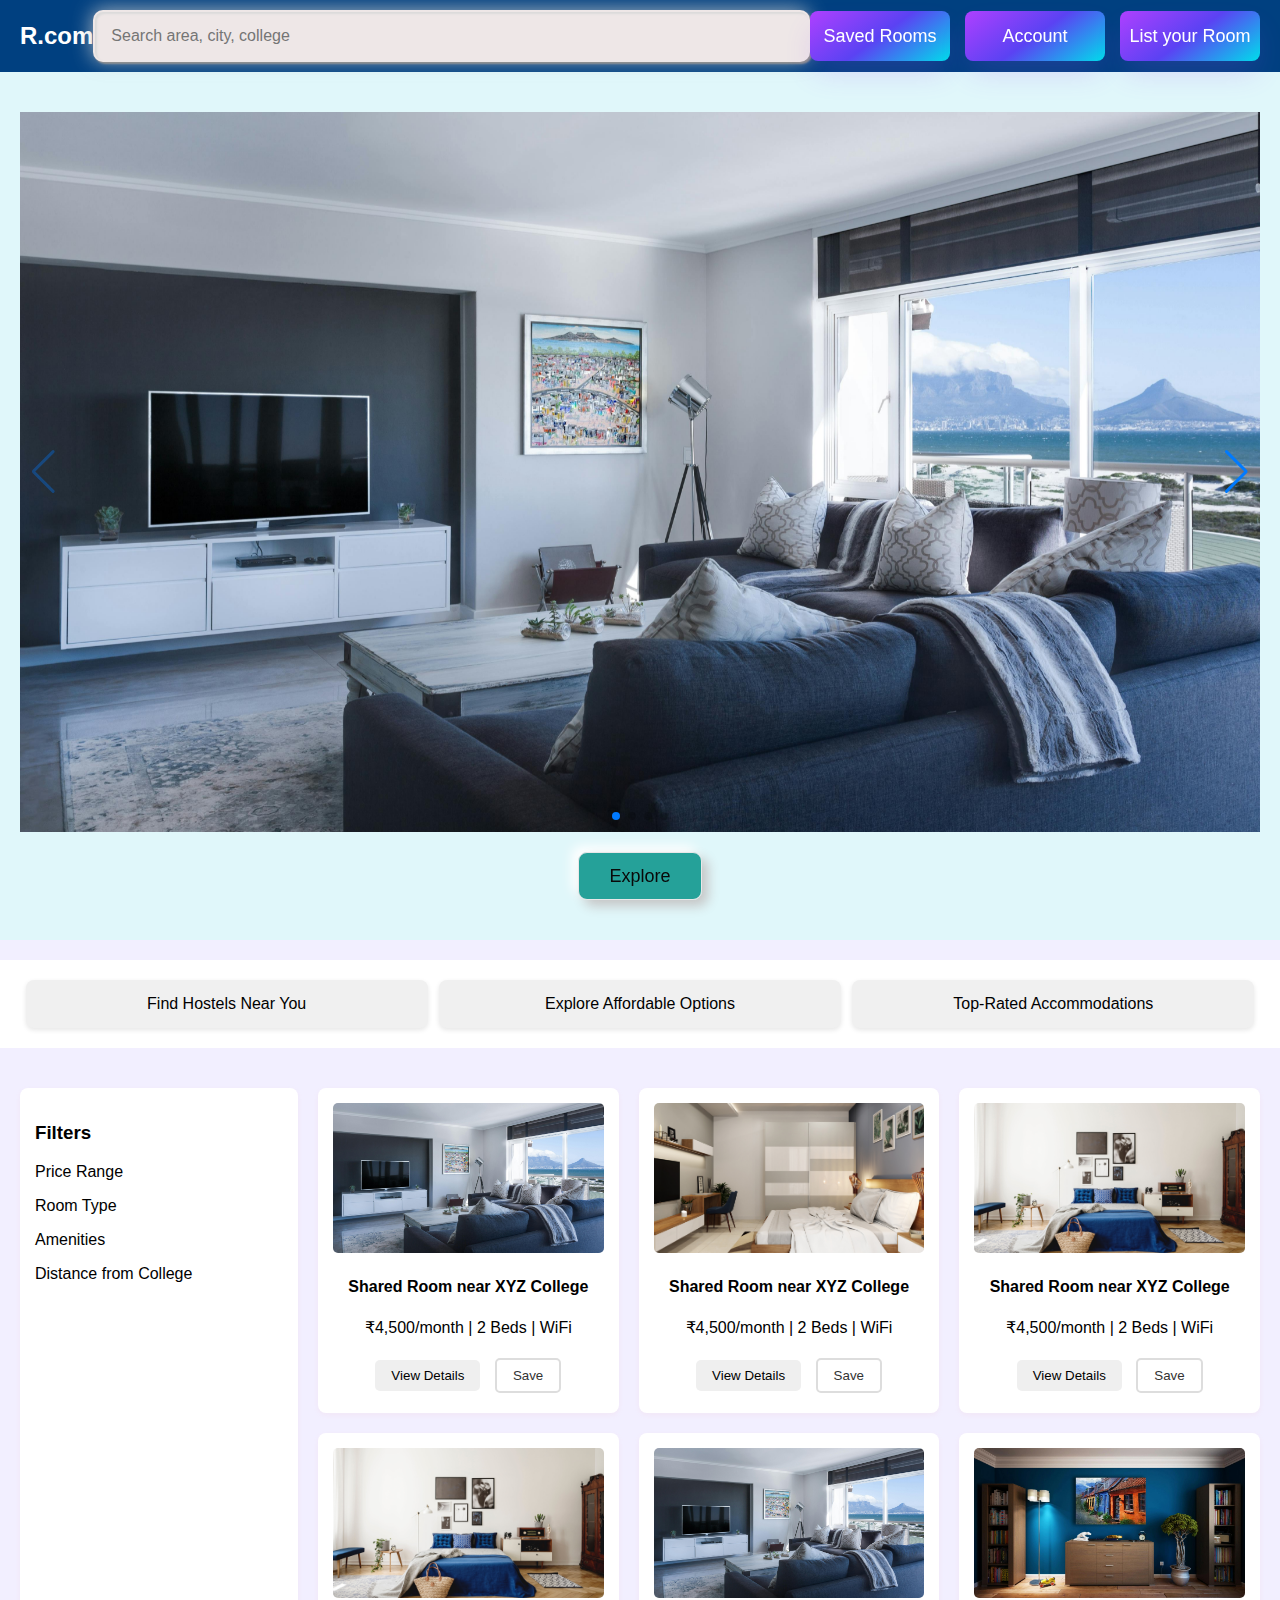
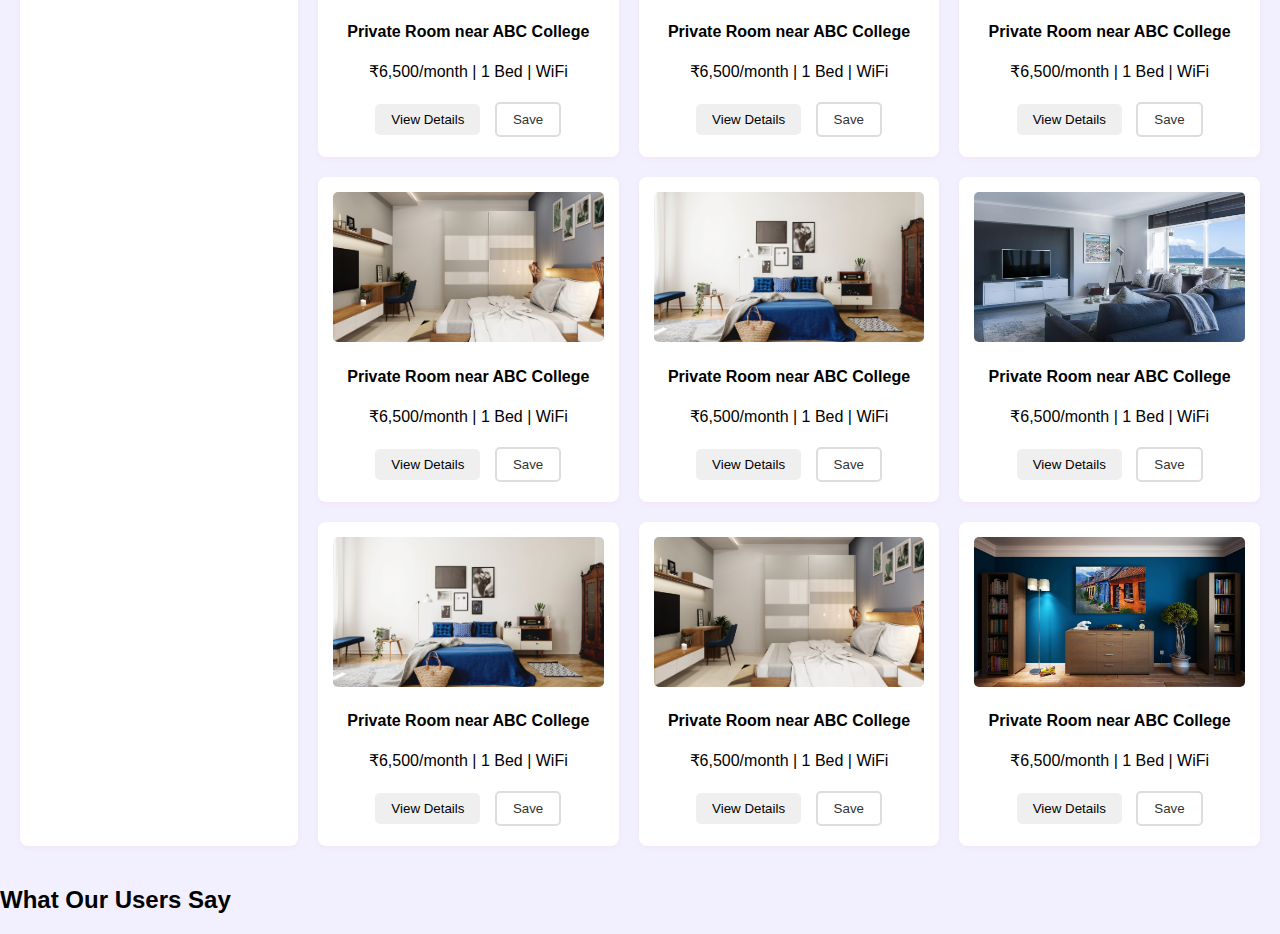
<file: index.html>
<!DOCTYPE html>
<html lang="en">
<head>
    <meta charset="UTF-8">
    <meta name="viewport" content="width=device-width, initial-scale=1.0">
    <link rel="stylesheet" href="style.css">
    <link rel="stylesheet" href="https://cdnjs.cloudflare.com/ajax/libs/animate.css/4.1.1/animate.min.css">
    <link rel="stylesheet" href="https://cdn.jsdelivr.net/npm/swiper@11/swiper-bundle.min.css" />

    <title>Student Housing Finder</title>
    
     
</head>
<body>

<header>
   
        <a class="logo animate__animated animate__fadeIn"href="Student_Housing_Finder_Homepage" >R.com</a>
        
    <input  class="homepage-search-input" placeholder="Search area, city, college" name="text" type="text" />

    
    <div class="nav-icons">
         <button id="hb1"><a href="#" >Saved Rooms</a></button>
        <button id="hb1"> <a href="#" >Account</a></button>
        <button id="hb1"> <a href="List_Room_Page.html" >List your Room</a></button>
    </div>
</header>

<div class="hero animate__animated animate__fadeIn">
   
    <div class="swiper-cont">
        <div class="swiper mySwiper">
            <div class="swiper-wrapper">
                <div class="swiper-slide">
                <!-- <div id="sld-1">hello1</div> -->
                </div>  
                <div class="swiper-slide">
                <!-- <div id="sld-1">hello2</div> -->
                </div>
                <div class="swiper-slide">
                <!-- <div id="sld-1">hello3</div> -->
                </div>
                <div class="swiper-slide">
                <!-- <div id="sld-1">hello</div> -->
                </div>
            </div>
            <div class="swiper-button-next"></div>
            <div class="swiper-button-prev"></div>
            <div class="swiper-pagination"></div>
        </div>
    </div>
    <a href="#"><button class="exp">Explore</button></a>
</div>

<div class="quick-links animate__animated animate__fadeInUp">
    <div>Find Hostels Near You</div>
    <div>Explore Affordable Options</div>
    <div>Top-Rated Accommodations</div>
</div>

<div class="listings">
    <div class="filters animate__animated animate__slideInLeft">
        <h3>Filters</h3>
        <p>Price Range</p>
        <p>Room Type</p>
        <p>Amenities</p>
        <p>Distance from College</p>
    </div>

    <div class="listings-grid">
        <a href="Room_Detail_Page.html">

        <div class="listing-card animate__animated animate__zoomIn">
            <img src="images/room-1.jpg" alt="Room Image">
            <h4>Shared Room near XYZ College</h4>
            <p>₹4,500/month | 2 Beds | WiFi</p>
            <button>View Details</button>
            <button>Save</button>
        </div>
        </a>
        <a href="Room_Detail_Page.html">
        <div class="listing-card animate__animated animate__zoomIn">
            <img src="images/room-2.jpg" alt="Room Image">
            <h4>Private Room near ABC College</h4>
            <p>₹6,500/month | 1 Bed | WiFi</p>
            <button>View Details</button>
            <button>Save</button>
        </div>
       </a>
       <a href="Room_Detail_Page.html">
        <div class="listing-card animate__animated animate__zoomIn">
            <img src="images/room-3.jpg" alt="Room Image">
            <h4>Private Room near ABC College</h4>
            <p>₹6,500/month | 1 Bed | WiFi</p>
            <button>View Details</button>
            <button>Save</button>
        </div>
        </a>
        <a href="Room_Detail_Page.html">
        <div class="listing-card animate__animated animate__zoomIn">
            <img src="images/room-2.jpg" alt="Room Image">
            <h4>Private Room near ABC College</h4>
            <p>₹6,500/month | 1 Bed | WiFi</p>
            <button>View Details</button>
            <button>Save</button>
        </div>
        </a>
    </div>
    <div class="listings-grid">
        <div class="listing-card animate__animated animate__zoomIn">
            <img src="images/room-3.jpg" alt="Room Image">
            <h4>Shared Room near XYZ College</h4>
            <p>₹4,500/month | 2 Beds | WiFi</p>
            <button>View Details</button>
            <button>Save</button>
        </div>
        <div class="listing-card animate__animated animate__zoomIn">
            <img src="images/room-1.jpg" alt="Room Image">
            <h4>Private Room near ABC College</h4>
            <p>₹6,500/month | 1 Bed | WiFi</p>
            <button>View Details</button>
            <button>Save</button>
        </div>
      
        <div class="listing-card animate__animated animate__zoomIn">
            <img src="images/room-2.jpg" alt="Room Image">
            <h4>Private Room near ABC College</h4>
            <p>₹6,500/month | 1 Bed | WiFi</p>
            <button>View Details</button>
            <button>Save</button>
        </div>
        <div class="listing-card animate__animated animate__zoomIn">
            <img src="images/room-3.jpg" alt="Room Image">
            <h4>Private Room near ABC College</h4>
            <p>₹6,500/month | 1 Bed | WiFi</p>
            <button>View Details</button>
            <button>Save</button>
        </div>
    </div>
    <div class="listings-grid">
        <div class="listing-card animate__animated animate__zoomIn">
            <img src="images/room-2.jpg" alt="Room Image">
            <h4>Shared Room near XYZ College</h4>
            <p>₹4,500/month | 2 Beds | WiFi</p>
            <button>View Details</button>
            <button>Save</button>
        </div>
        <div class="listing-card animate__animated animate__zoomIn">
            <img src="images/room-4.jpg" alt="Room Image">
            <h4>Private Room near ABC College</h4>
            <p>₹6,500/month | 1 Bed | WiFi</p>
            <button>View Details</button>
            <button>Save</button>
        </div>
      
        <div class="listing-card animate__animated animate__zoomIn">
            <img src="images/room-1.jpg" alt="Room Image">
            <h4>Private Room near ABC College</h4>
            <p>₹6,500/month | 1 Bed | WiFi</p>
            <button>View Details</button>
            <button>Save</button>
        </div>
        <div class="listing-card animate__animated animate__zoomIn">
            <img src="images/room-4.jpg" alt="Room Image">
            <h4>Private Room near ABC College</h4>
            <p>₹6,500/month | 1 Bed | WiFi</p>
            <button>View Details</button>
            <button>Save</button>
        </div>
    </div>
</div>

<section class="testimonials">
    <h2>What Our Users Say</h2>
    <div class="testimonial-grid">
    </div>

</section>
<script src="https://cdn.jsdelivr.net/npm/swiper@11/swiper-bundle.min.js"></script>

  <script>
    var swiper = new Swiper(".mySwiper", {
      spaceBetween: 30,
      effect: "fade",
      autoplay: {
        delay: 2000,  
        disableOnInteraction: false, 
      },
      navigation: {
        nextEl: ".swiper-button-next",
        prevEl: ".swiper-button-prev",
      },
      pagination: {
        el: ".swiper-pagination",
        clickable: true,
      },
    });
  </script>
</body>
</html>
</file>
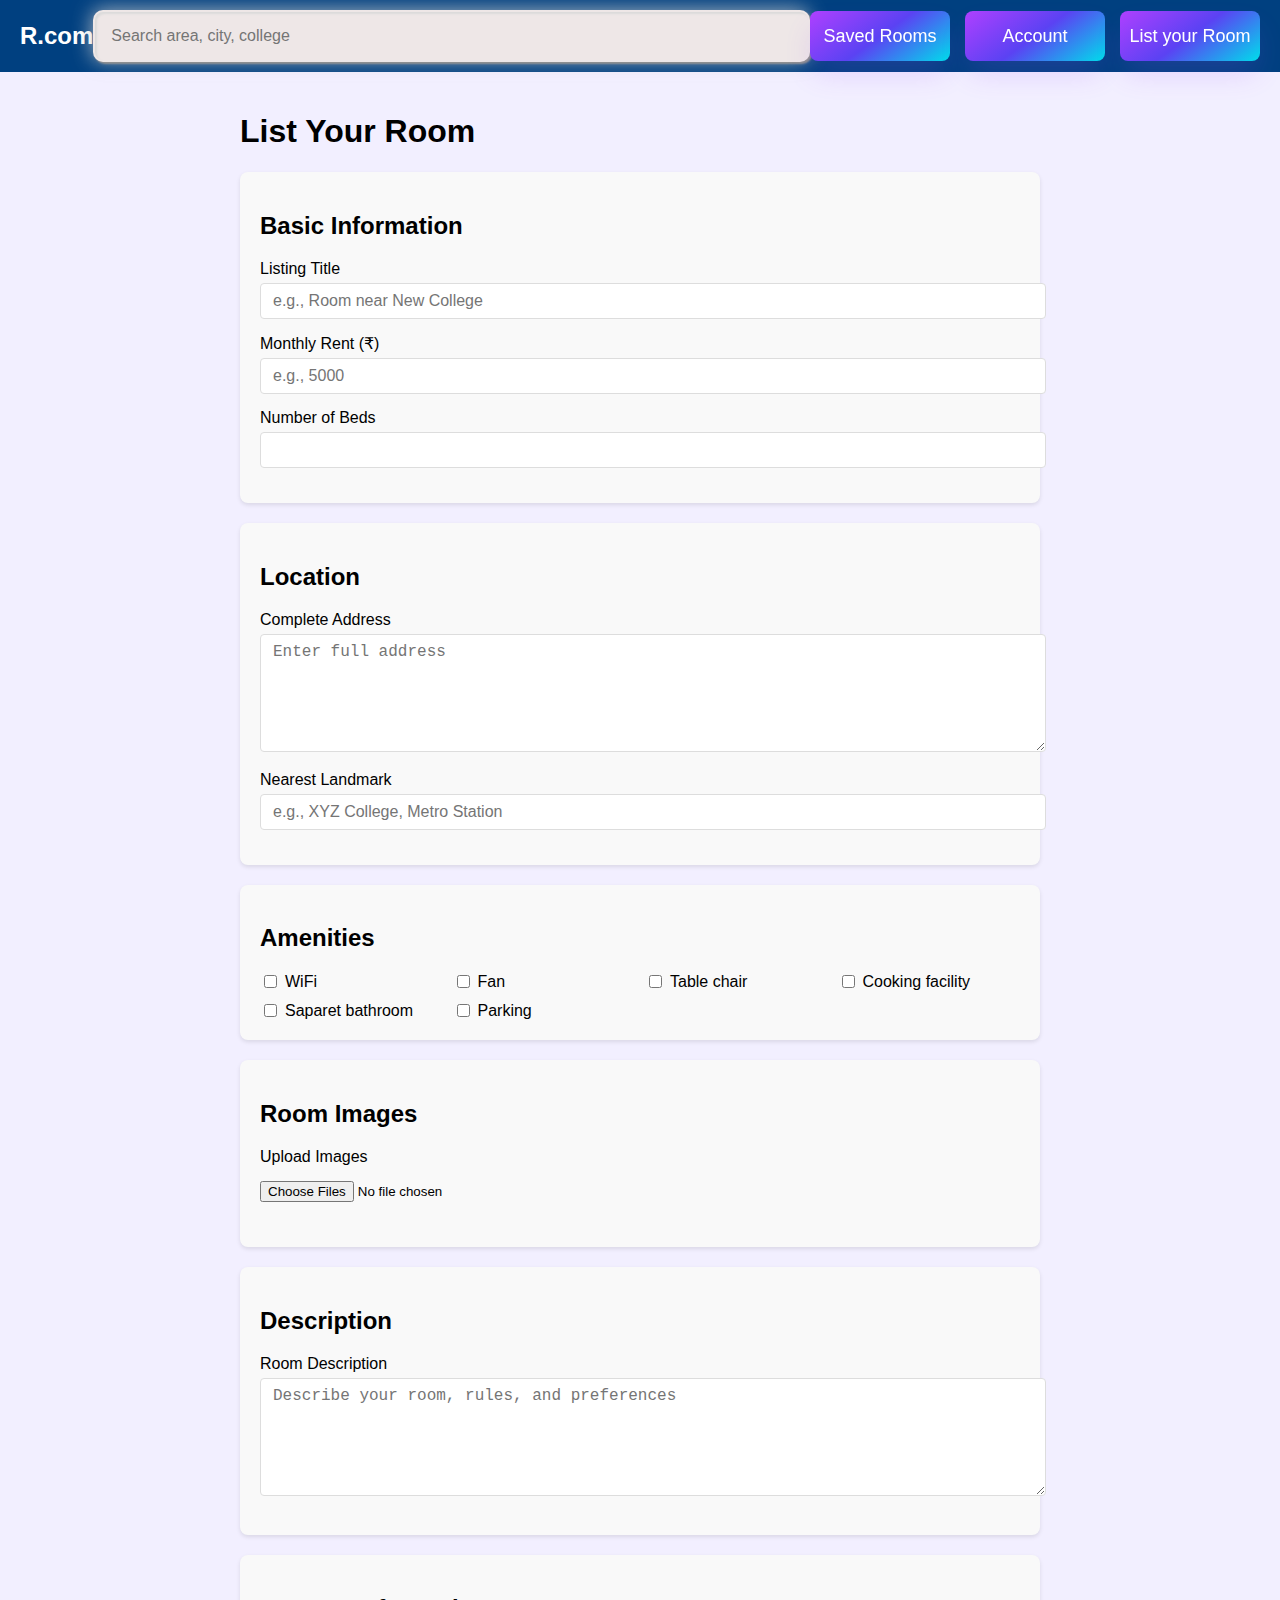
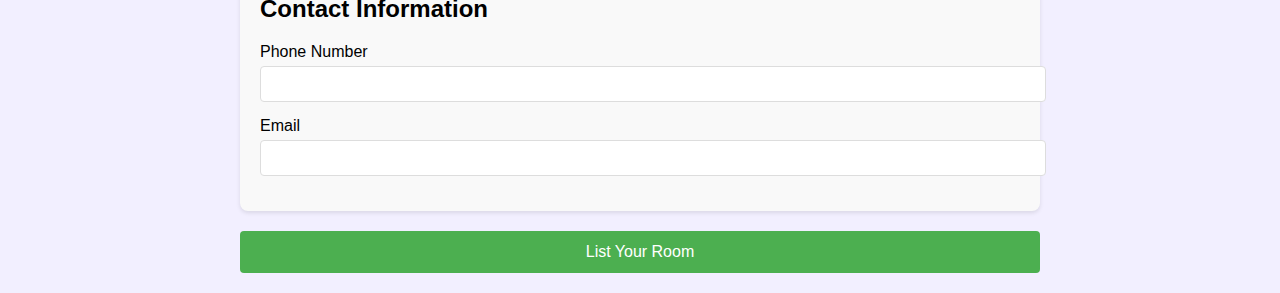
<file: List_Room_Page.html>
<!DOCTYPE html>
<html lang="en">
<head>
    <meta charset="UTF-8">
    <title>List Your Room - Student Housing Finder</title>
    <link rel="stylesheet" href="style.css">
    <link rel="stylesheet" href="form.css">


</head>
<body>
    <header>
   
        <a class="logo animate__animated animate__fadeIn" href="index.html" >R.com</a>
        
    <input  class="homepage-search-input" placeholder="Search area, city, college" name="text" type="text" />

    
    <div class="nav-icons">
         <button id="hb1"><a href="#" >Saved Rooms</a></button>
        <button id="hb1"> <a href="#" >Account</a></button>
        <button id="hb1"> <a href="List_Room_Page.html" >List your Room</a></button>
    </div>
</header>
    <div class="listing-container">
        <h1>List Your Room</h1>
        <form class="room-listing-form">
            
            <div class="room-form-section">
                <h2>Basic Information</h2>
                <div class="room-form-group">
                    <label for="room-title">Listing Title</label>
                    <input type="text" id="room-title" required placeholder="e.g., Room near New College">
                </div>
                <div class="room-form-group">
                    <label for="room-price">Monthly Rent (₹)</label>
                    <input type="number" id="room-price" required placeholder="e.g., 5000">
                </div>
                <div class="room-form-group">
                    <label for="room-beds">Number of Beds</label>
                    <input type="number" id="room-beds" required min="1">
                </div>
            </div>

            
            <div class="room-form-section">
                <h2>Location</h2>
                <div class="room-form-group">
                    <label for="room-address">Complete Address</label>
                    <textarea id="room-address" required placeholder="Enter full address"></textarea>
                </div>
                <div class="room-form-group">
                    <label for="room-landmark">Nearest Landmark</label>
                    <input type="text" id="room-landmark" placeholder="e.g., XYZ College, Metro Station">
                </div>
            </div>

            
            <div class="room-form-section">
                <h2>Amenities</h2>
                <div class="room-checkbox-group">
                    <label><input type="checkbox" name="room-amenities" value="wifi"> WiFi</label>
                    <label><input type="checkbox" name="room-amenities" value="ac"> Fan</label>
                    <label><input type="checkbox" name="room-amenities" value="furnished"> Table chair</label>
                    <label><input type="checkbox" name="room-amenities" value="kitchen"> Cooking facility</label>
                    <label><input type="checkbox" name="room-amenities" value="laundry"> Saparet bathroom</label>
                    <label><input type="checkbox" name="room-amenities" value="parking"> Parking</label>
                </div>
            </div>

            
            <div class="room-form-section">
                <h2>Room Images</h2>
                <div class="room-form-group">
                    <label for="room-images">Upload Images</label>
                    <input type="file" id="room-images" multiple accept="image/*" required>
                </div>
            </div>

        
            <div class="room-form-section">
                <h2>Description</h2>
                <div class="room-form-group">
                    <label for="room-description">Room Description</label>
                    <textarea id="room-description" required placeholder="Describe your room, rules, and preferences"></textarea>
                </div>
            </div>

    
            <div class="room-form-section">
                <h2>Contact Information</h2>
                <div class="room-form-group">
                    <label for="room-phone">Phone Number</label>
                    <input type="tel" id="room-phone" required pattern="[0-9]{10}">
                </div>
                <div class="room-form-group">
                    <label for="room-email">Email</label>
                    <input type="email" id="room-email" required>
                </div>
            </div>

            <button type="submit" class="room-submit-btn">List Your Room</button>
        </form>
    </div>
</body>
</html>
</file>
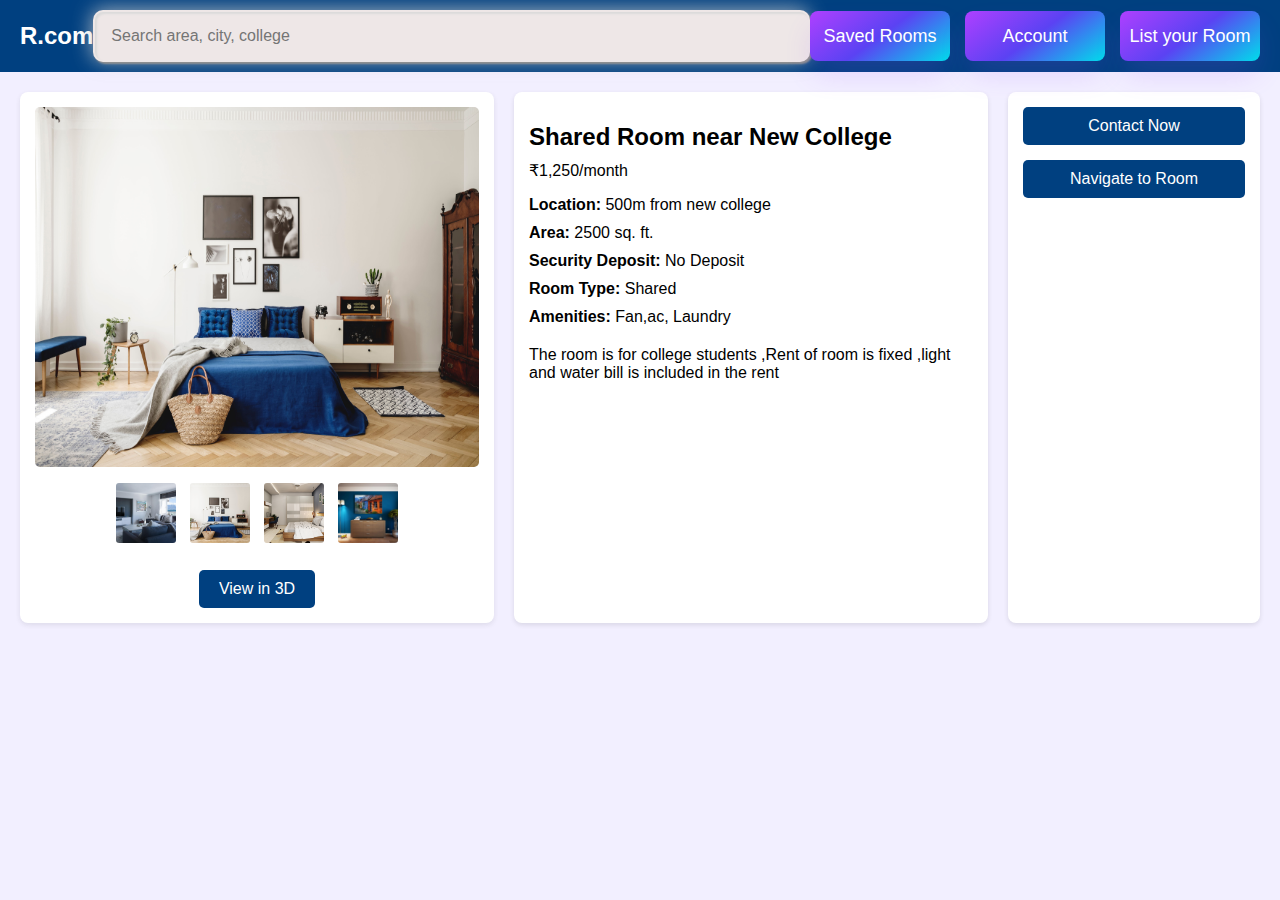
<file: Room_Detail_Page.html>
<!DOCTYPE html>
<html lang="en">
<head>
    <meta charset="UTF-8">
    <meta name="viewport" content="width=device-width, initial-scale=1.0">
    <title>Room Details </title>
    <link rel="stylesheet" href="style.css">
    <link rel="stylesheet" href="https://cdnjs.cloudflare.com/ajax/libs/animate.css/4.1.1/animate.min.css">

    <style>
        body {
            font-family: Arial, sans-serif;
            margin: 0;
            padding: 0;
            background-color: #f2efff;
        }
       
        .content {
            display: flex;
            gap: 20px;
            padding: 20px;
        }
        .image-gallery {
            width: 40%;
            background-color: #fff;
            padding: 15px;
            border-radius: 8px;
            box-shadow: 0 2px 5px rgba(46, 46, 46, 0.1);
        }
        .image-gallery img {
            width: 100%;
            height: 40vh;
            border-radius: 5px;
            margin-bottom: 10px;
        }
        .image-gallery .thumbnails {
            display: flex;
            gap: 10px;
            justify-content: center;
        }
        .image-gallery .thumbnails img {
            width: 60px;
            height: 60px;
            object-fit: cover;
            border-radius: 5px;
            cursor: pointer;
            border: 2px solid transparent;
        }
        .image-gallery .thumbnails img:hover {
            border-color: #004080;
        }
        .room-info {
            width: 40%;
            background-color: #fff;
            padding: 15px;
            border-radius: 8px;
            box-shadow: 0 2px 5px rgba(0, 0, 0, 0.1);
        }
        .room-info h1 {
            font-size: 1.5em;
            margin-bottom: 10px;
        }
        .room-info .price {
            color: #d32f2f;
            font-size: 1.2em;
            font-weight: bold;
            margin-bottom: 20px;
        }
        .room-info ul {
            list-style-type: none;
            padding: 0;
        }
        .room-info ul li {
            margin-bottom: 10px;
        }
        .room-info .description {
            margin-top: 20px;
        }
        .action-box {
            width: 20%;
            background-color: #fff;
            padding: 15px;
            border-radius: 8px;
            box-shadow: 0 2px 5px rgba(0, 0, 0, 0.1);
        }
        .action-box button {
            display: block;
            width: 100%;
            padding: 10px;
            margin-bottom: 15px;
            background-color: #004080;
            color: white;
            border: none;
            border-radius: 5px;
            cursor: pointer;
            font-size: 1em;
        }
        .action-box button:hover {
            background-color: #003366;
        }
        footer {
            background-color: #004080;
            color: white;
            text-align: center;
            padding: 10px 20px;
            margin-top: 20px;
        }
        .view3d-button {
            margin-top: 15px;
            text-align: center;
        }
        .btn-3d {
            display: inline-block;
            padding: 10px 20px;
            background-color: #004080;
            color: white;
            text-decoration: none;
            border-radius: 5px;
            transition: background-color 0.3s;
        }
        .btn-3d:hover {
            background-color: #003366;
        }
        @media screen and (max-width: 768px) {@media screen and (max-width: 768px) {
            .content {
                flex-direction: column;
            }
            .image-gallery, .room-info, .action-box {
                width: 100%;
            }
        }   }
    </style>
</head>
<body>

    <header>
   
        <a class="logo animate__animated animate__fadeIn" href="index.html" >R.com</a>
        
    <input  class="homepage-search-input" placeholder="Search area, city, college" name="text" type="text" />

    
    <div class="nav-icons">
         <button id="hb1"><a href="#" >Saved Rooms</a></button>
        <button id="hb1"> <a href="#" >Account</a></button>
        <button id="hb1"> <a href="List_Room_Page.html" >List your Room</a></button>
    </div>
</header>

<div class="content">
    <div class="image-gallery animate__animated animate__fadeIn">
        <img id="mainImage" src="./images/room-2.jpg" alt="Main Room Image">
        <div class="thumbnails">
            <img id="img1" src="./images/room-1.jpg" alt="Thumbnail 1">
            <img id="img2" src="./images/room-2.jpg" alt="Thumbnail 2">
            <img id="img3" src="./images/room-3.jpg" alt="Thumbnail 3">
            <img id="img4" src="./images/room-4.jpg" alt="Thumbnail 4">
        </div>
        <div class="view3d-button">
            <a href="room_3d_view.html" class="btn-3d">View in 3D</a>
        </div>
    </div>

    <div class="room-info animate__animated animate__fadeIn">
        <h1>Shared Room near New College</h1>
        <div class="Rent">₹1,250/month</div>
        <ul>
            <li><strong>Location:</strong> 500m from new college</li>
            <li><strong>Area:</strong> 2500 sq. ft.</li>
            <li><strong>Security Deposit:</strong> No Deposit</li>
            <li><strong>Room Type:</strong> Shared</li>
            <li><strong>Amenities:</strong> Fan,ac, Laundry</li>
        </ul>
        <div class="description animate__animated animate__fadeIn">
            <p>The room is for college students ,Rent of room is fixed ,light and water bill is included in the rent </p>
        </div>
    </div>


    <div class="action-box animate__animated animate__fadeIn">
        <button>Contact Now</button>
        <button>Navigate to Room</button>
    </div>
</div>
<script >
   document.getElementById('img1').addEventListener('click', () => {
   
    document.querySelector('.image-gallery img').src = 'images/room-1.jpg'; });


    document.getElementById('img2').addEventListener('click', () => {
        document.querySelector('.image-gallery img').src = 'images/room-2.jpg'; });
        document.getElementById('img3').addEventListener('click', function() {
  document.querySelector('.image-gallery img').src = 'images/room-3.jpg'; });
            document.getElementById('img4').addEventListener('click', function() {
      document.querySelector('.image-gallery img').src = 'images/room-4.jpg'; });
</script>



</body>
</html>
</file>
<file: style.css>
body {
    font-family: Arial, sans-serif;
    margin: 0;
    padding: 0;
    background-color: #f2efff;
}
header {
    position: sticky;
    top: 0;
    background-color: #004080;
    color: white;
    padding: 10px 20px;
    display: flex;
    align-items: center;
    justify-content: space-between;
    z-index: 1000;
}
/* header .logo {
    font-size: 1.5em;
    font-weight: bold;
   text-decoration: none;
    
} */
header .logo {
  font-size: 1.5em;
  font-weight: bold;
  text-decoration: none;
  color: white;  /* Add this */
}

header .logo a,
header a.logo {
  text-decoration: none;
  color: white;
}

header .search-bar homepage-search-input {
    width: 100%;
    padding: 8px;
    border: none;
    border-radius: 4px;
}
header .nav-icons {
    display: flex;
    gap: 15px;
}
.hero {
    background-color: #e0f7fa;
    text-align: center;
    padding: 40px 20px;
}
.hero img {
    max-width: 100%;
    height: auto;
    border-radius: 8px;
}

.quick-links {
    display: flex;
    justify-content: space-around;
    padding: 20px;
    background-color: #fff;
    margin: 20px 0;
}
.quick-links div {
    width: 30%;
    background-color: #f0f0f0;
    padding: 15px;
    text-align: center;
    border-radius: 8px;
    box-shadow: 0 2px 5px rgba(0, 0, 0, 0.1);
}
.listings {
    display: flex;
    gap: 20px;
    padding: 20px;
}
.filters {
    width: 20%;
    background-color: #fff;
    padding: 15px;
    border-radius: 8px;
    box-shadow: 0 2px 5px rgba(248, 166, 166, 0.1);
}
.listings-grid {
    flex: 1;
    display: grid;
    grid-template-columns: repeat(auto-fit, minmax(200px, 1fr));
    gap: 20px;
}
.listing-card {
    background-color: #fff;
    padding: 15px;
    border-radius: 8px;
    box-shadow: 0 2px 5px rgba(251, 165, 165, 0.1);
    text-align: center;
    transition: transform 0.3s ease, box-shadow 0.3s ease;
}
.listing-card a,
.listing-card a:link,
.listing-card a:visited,
.listing-card a:hover,
.listing-card a:active {
    text-decoration: none;
    color: inherit;
}
.listing-card img {
    width: 100%;
    height: 150px;
    object-fit: cover;
    border-radius: 5px;
}
footer {
    background-color: #004080;
    color: white;
     text-align: center;
             padding: 10px 20px;
    margin-top: 20px;
}

.homepage-search-input {
    width: 50rem;
    height: 1rem;
    background-color: rgb(238, 231, 231);
         border: 2px solid transparent;
    color: rgb(0, 0, 0);
    padding: 1rem;
      box-shadow: 2px 2px 2px rgb(146, 145, 145),
      inset 2px 2px 2px rgb(219, 219, 219),
      -1px -1px 20px rgba(206, 206, 206, 0.781);
    outline: none;
    border-radius: 10px;
    font-size: medium;
  }
  
  .homepage-search-input:focus {
       box-shadow: 2px 2px 2px rgb(82, 80, 80),
      inset 2px 2px 5px rgba(82, 80, 80, 0.562),
      -1px -1px 5px rgba(170, 167, 167, 0.493),
      inset -1px -1px 5px rgba(187, 185, 185, 0.822);
  }
  /* From Uiverse.io by adamgiebl */ 
  #hb1{
    height: 50px;
    width: 80px;
    align-items: center;
    text-decoration: none;
    background-image: linear-gradient(144deg, #af40ff, #5b42f3 50%, #00ddeb);
    border: 0;
    border-radius: 8px;
    box-shadow: rgba(151, 65, 252, 0.2) 0 15px 30px -5px;
    box-sizing: border-box;
    color: #ffffff;
    display: flex;
    font-size: 18px;
    justify-content: center;
    line-height: 1em;
    max-width: 100%;
    min-width: 140px;
    padding: 3px;
    text-decoration: none;
    user-select: none;
    -webkit-user-select: none;
    touch-action: manipulation;
    white-space: nowrap;
    cursor: pointer;
    transition: all 0.3s;
  }
  
  #hb1:active,
  #hb1:hover {
    outline: 0;
  }
  
 #hb1 span {
    background-color: rgb(5, 6, 45);
    padding: 16px 24px;
    border-radius: 6px;
    width: 100%;
    height: 100%;
    transition: 300ms;
  }
  
 #hb1:hover span {
    background: none;
  }
  
#hb1:active {
    transform: scale(0.9);
  }
  #hb1 a {
    text-decoration: none;
    color: white;
  }
/* From Uiverse.io by shah1345 */ 
.exp {
    margin-top: 20px;
    display: inline-block;
    transition: all 0.2s ease-in;
    position: relative;
            overflow: hidden;
    z-index: 1;
    color: #090909;
       padding: 0.7em 1.7em;
    cursor: pointer;
       font-size: 18px;
    border-radius: 0.5em;
       background: #019086d6;
    border: 1px solid #e8e8e8;
    box-shadow: 6px 6px 12px #c5c5c5, -6px -6px 12px #ffffff;
  }
  
  .exp:active {
       color: #666;
    box-shadow: inset 4px 4px 12px #c5c5c5, inset -4px -4px 12px #ffffff;
  }
  
  .exp:before {
    content: "";
    position: absolute;
    left: 50%;
           transform: translateX(-50%) scaleY(1) scaleX(1.25);
    top: 100%;
      width: 140%;
    height: 180%;
    background-color: rgba(0, 0, 0, 0.05);
      border-radius: 50%;
    display: block;
    transition: all 0.5s 0.1s cubic-bezier(0.55, 0, 0.1, 1);
    z-index: -1;
  }
  
  .exp:after {
    content: "";
         position: absolute;
    left: 55%;
    transform: translateX(-50%) scaleY(1) scaleX(1.45);
    top: 180%;
         width: 160%;
    height: 190%;
        background-color: #009087;
    border-radius: 50%;
     display: block;
    transition: all 0.5s 0.1s cubic-bezier(0.55, 0, 0.1, 1);
    z-index: -1;
  }
  
  .exp:hover {
       color: #ffffff;
    border: 1px solid #009087;
  }
  
  .exp:hover:before {
    top: -35%;
    background-color: #009087;
    transform: translateX(-50%) scaleY(1.3) scaleX(0.8);
  }
  
  .exp:hover:after {
    top: -45%;
    background-color: #009087;
    transform: translateX(-50%) scaleY(1.3) scaleX(0.8);
  }
  


 @media screen and (max-width: 720px) {
  .listings {
    flex-direction: column;
}

.filters {
    width: 100%;
    margin-bottom: 20px;
}
.swiper {
  height: 30vh;
}

.hero .swiper-cont .swiper .swiper-wrapper .swiper-slide {
  height: 100%; 
}

#sld-1 {
  width: 80%;
  margin-left: 10%;
  margin-top: 5%;
}

.listings-grid {
    grid-template-columns: repeat(auto-fit, minmax(250px, 1fr));
    gap: 20px;
}
header {
  flex-direction: column;
  gap: 1rem;
  padding: 1rem;
}

.homepage-search-input {
  width: 100%;
  max-width: 400px;
} 


#hb1 {
  flex: 1;
  min-width: 120px;
  text-align: center;
}
 }
  



/* Hover Effects */
.listing-card {
    transition: transform 0.3s ease, box-shadow 0.3s ease;
}

.listing-card:hover {
    transform: translateY(-5px);
    box-shadow: 0 5px 15px rgba(0,0,0,0.2);
}

button {
    transition: all 0.3s ease;
}

button:hover {
    transform: scale(1.05);
    opacity: 0.9;
}

/* Animation Delays */
.listing-card:nth-child(2) { animation-delay: 0.2s; }
.listing-card:nth-child(3) { animation-delay: 0.4s; }
.listing-card:nth-child(4) { animation-delay: 0.6s; }

/* Smooth Scrolling */
html {
    scroll-behavior: smooth;
}

/* Add loading states for interactions */
.button-loading {
    position: relative;
    opacity: 0.8;
    pointer-events: none;
}

/* Add skeleton loading for content */
.skeleton-loading {
    background: linear-gradient(90deg, #f0f0f0 25%, #e0e0e0 50%, #f0f0f0 75%);
    background-size: 200% 100%;
    animation: loading 1.5s infinite;
}

/* Remove underlines from all text elements inside listing cards */
.listings a {
    text-decoration: none;
    color: inherit;
}

.listing-card button {
    padding: 8px 16px;
    margin: 5px;
    border: none;
    border-radius: 5px;
    font-weight: 500;
    cursor: pointer;
    transition: all 0.3s ease;
}

/* View Details button */
.listing-card button:first-child {
    background-color: #4CAF50;  /* Green color */
    color: white;
}

.listing-card button:first-child:hover {
    background-color: #45a049;
    transform: translateY(-2px);
    box-shadow: 0 2px 8px rgba(76, 175, 80, 0.3);
}

/* Save button */
.listing-card button:last-child {
    background-color: #fff;
    color: #333;
    border: 2px solid #ddd;
}

.listing-card button:last-child:hover {
    background-color: #f8f8f8;
    border-color: #999;
    transform: translateY(-2px);
    box-shadow: 0 2px 8px rgba(0, 0, 0, 0.1);
}
.swiper {
    width: 100%;
    height: 80vh;
}

.swiper-slide {
    background-position: center;
    background-size: cover;
    display: flex;
    justify-content: center;
    align-items: center;
    height: 100%;
}

/* Responsive adjustments */
@media screen and (max-width: 768px) {
    .swiper {
        height: 30vh;
    }

    .hero .swiper-cont .swiper .swiper-wrapper .swiper-slide {
        height: 100%;
    }

  }

  .swiper-slide:nth-child(1){
    background-image: url(images/room-1.jpg);
  }
  .swiper-slide:nth-child(2){
    background-image: url(images/room-2.jpg);
  }
  .swiper-slide:nth-child(3){
    background-image: url(images/room-3.jpg);
  }
  .swiper-slide:nth-child(4){
    background-image: url(images/room-4.jpg);
  }
  #sld-1{
    height: 50%;
    width: 40%;
    background-color: rgba(255, 255, 255, 0.052);
    border-radius: 10px;
    margin-left: 30%;
    margin-top: 10%;
backdrop-filter: blur(10px);
border: 1px solid rgba(255, 255, 255, 0.185);
   

  }
</file>
<file: form.css>
/* Form Styles */
.listing-container {
    max-width: 800px;
    margin: 0 auto;
    padding: 20px;
}

.room-listing-form {
    display: flex;
    flex-direction: column;
    gap: 20px;
}

.room-form-section {
    background: #f9f9f9;
    padding: 20px;
    border-radius: 8px;
    box-shadow: 0 2px 4px rgba(0,0,0,0.1);
}

.room-form-group {
    margin-bottom: 15px;
}

.room-form-group label {
    display: block;
    margin-bottom: 5px;
    font-weight: 500;
}

.room-form-group input[type="text"],
.room-form-group input[type="number"],
.room-form-group input[type="tel"],
.room-form-group input[type="email"],
.room-form-group textarea {
    width: 100%;
    padding: 8px 12px;
    border: 1px solid #ddd;
    border-radius: 4px;
    font-size: 16px;
}

.room-form-group textarea {
    min-height: 100px;
    resize: vertical;
}

.room-checkbox-group {
    display: grid;
    grid-template-columns: repeat(auto-fill, minmax(150px, 1fr));
    gap: 10px;
}

.room-checkbox-group label {
    display: flex;
    align-items: center;
    gap: 5px;
}

.room-submit-btn {
    background-color: #4CAF50;
    color: white;
    padding: 12px 24px;
    border: none;
    border-radius: 4px;
    cursor: pointer;
    font-size: 16px;
    font-weight: 500;
    transition: background-color 0.3s;
}

.room-submit-btn:hover {
    background-color: #45a049;
}

/* File input styling */
#room-images {
    padding: 10px 0;
}

/* Responsive adjustments */
@media (max-width: 600px) {
    .room-checkbox-group {
        grid-template-columns: repeat(auto-fill, minmax(120px, 1fr));
    }
}
/* From Uiverse.io by adamgiebl */
</file>
